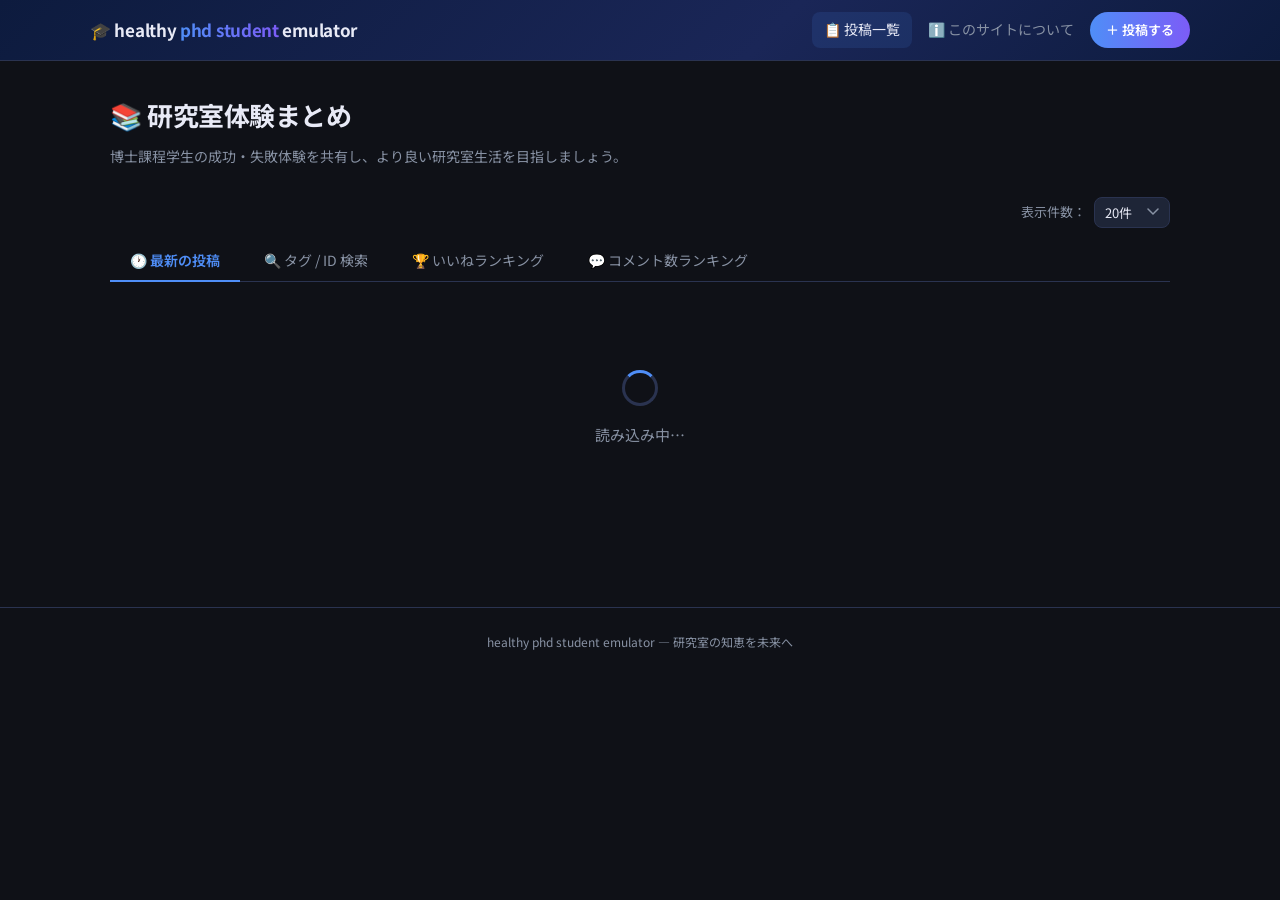
<file: index.html>
<!DOCTYPE html>
<html lang="ja">
<head>
  <meta charset="UTF-8">
  <meta name="viewport" content="width=device-width, initial-scale=1.0">
  <title>healthy phd student emulator</title>
  <meta name="description" content="博士課程学生が研究室生活でやってよかったこと・悪かったことを共有するサイト。5W1H形式で体験談を投稿・閲覧できます。">
  <link rel="stylesheet" href="style.css">
</head>
<body>

<!-- ヘッダー -->
<header class="site-header">
  <div class="header-inner">
    <a href="index.html" class="site-logo">🎓 healthy <span>phd student</span> emulator</a>
    <nav class="site-nav">
      <a href="index.html"  class="nav-link" id="nav-index"><span>📋 </span>投稿一覧</a>
      <a href="about.html"  class="nav-link" id="nav-about"><span>ℹ️ </span>このサイトについて</a>
      <a href="post.html"   class="btn-post-nav nav-link">＋ 投稿する</a>
    </nav>
  </div>
</header>

<!-- メイン -->
<main class="main-content">
  <h1 class="page-title">📚 研究室体験まとめ</h1>
  <p class="page-subtitle">博士課程学生の成功・失敗体験を共有し、より良い研究室生活を目指しましょう。</p>

  <!-- 件数セレクタ -->
  <div class="page-size-bar">
    <label class="page-size-label" for="page-size-select">表示件数：</label>
    <select class="page-size-select" id="page-size-select">
      <option value="10">10件</option>
      <option value="20" selected>20件</option>
      <option value="50">50件</option>
      <option value="100">100件</option>
    </select>
  </div>

  <!-- タブ -->
  <div class="tabs" role="tablist">
    <button class="tab-btn" id="tab-latest"         data-tab="latest"         role="tab">🕐 最新の投稿</button>
    <button class="tab-btn" id="tab-search"         data-tab="search"         role="tab">🔍 タグ / ID 検索</button>
    <button class="tab-btn" id="tab-ranking"        data-tab="ranking"        role="tab">🏆 いいねランキング</button>
    <button class="tab-btn" id="tab-commentRanking" data-tab="commentRanking" role="tab">💬 コメント数ランキング</button>
  </div>

  <!-- 最新投稿パネル -->
  <div class="tab-panel" id="panel-latest" role="tabpanel">
    <div id="latest-posts">
      <div class="loading"><div class="loading-spinner"></div>読み込み中…</div>
    </div>
  </div>

  <!-- タグ検索パネル -->
  <div class="tab-panel" id="panel-search" role="tabpanel">
    <div class="search-bar">
      <input
        type="text"
        class="search-input"
        id="search-input"
        placeholder="タグ検索（例：#論文）または ID 検索（例：id:42）"
        aria-label="タグ検索"
      >
      <button class="btn btn-primary" onclick="doSearch()" id="search-btn">検索</button>
    </div>
    <!-- ソートボタン -->
    <div class="sort-bar">
      <span class="sort-label">並び順：</span>
      <button class="sort-btn active" data-sort="newest" id="sort-newest">🕒 新着順</button>
      <button class="sort-btn" data-sort="likes"  id="sort-likes" >❤️ いいね順</button>
      <button class="sort-btn" data-sort="comments" id="sort-comments">💬 コメント数順</button>
    </div>
    <div id="search-results">
      <div class="empty-state">
        <div class="empty-state-icon">🔍</div>
        タグを入力してEnterキーを押すか、「検索」ボタンをクリックしてください
      </div>
    </div>
  </div>

  <!-- ランキングパネル -->
  <div class="tab-panel" id="panel-ranking" role="tabpanel">
    <div id="ranking-posts">
      <div class="loading"><div class="loading-spinner"></div>読み込み中…</div>
    </div>
  </div>

  <!-- コメント数ランキングパネル -->
  <div class="tab-panel" id="panel-commentRanking" role="tabpanel">
    <div id="comment-ranking-posts">
      <div class="loading"><div class="loading-spinner"></div>読み込み中…</div>
    </div>
  </div>
</main>

<!-- フッター -->
<footer class="site-footer">
  <p>healthy phd student emulator — 研究室の知恵を未来へ</p>
</footer>

<script src="main.js"></script>
</body>
</html>
</file>
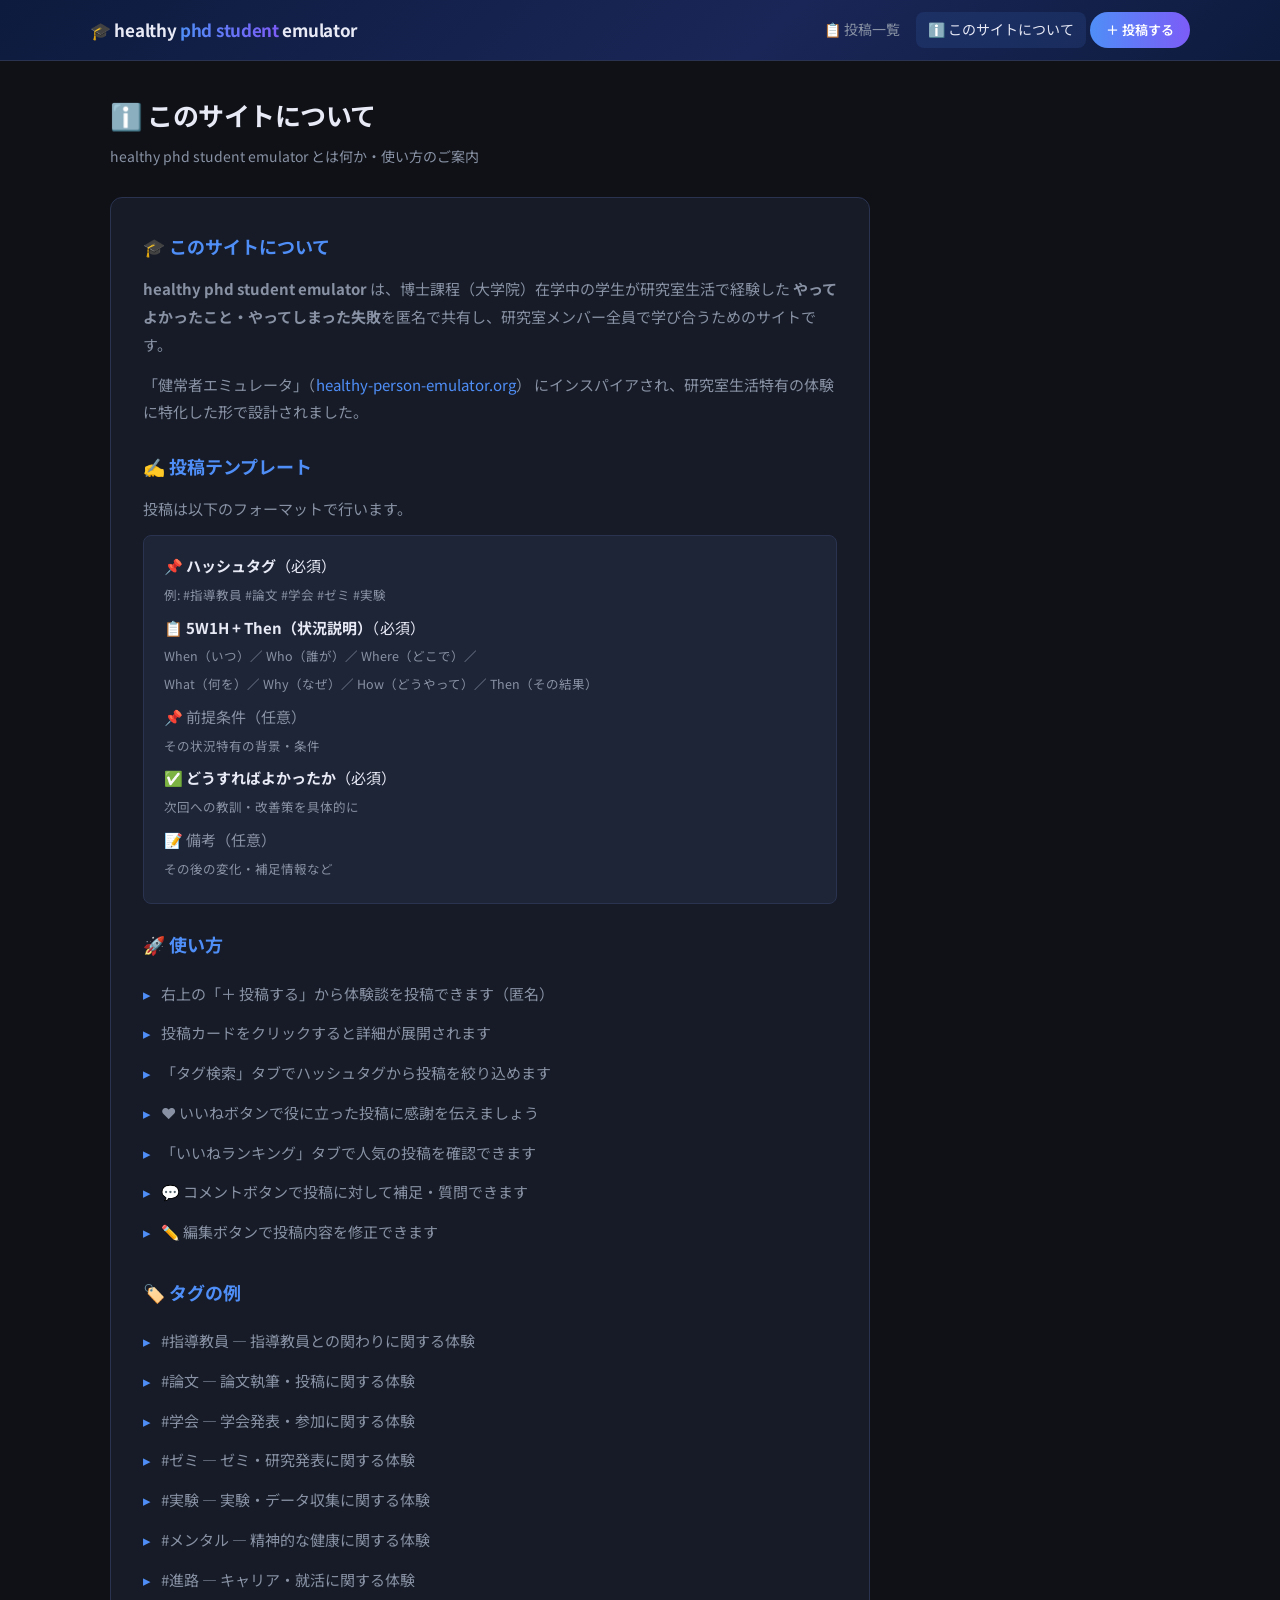
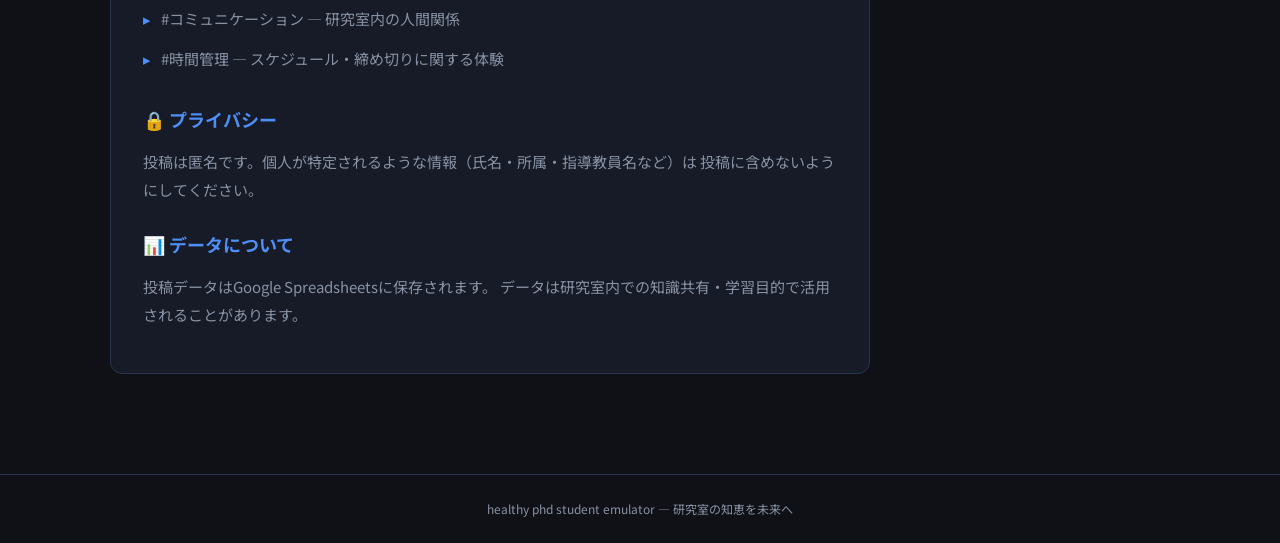
<file: about.html>
<!DOCTYPE html>
<html lang="ja">

<head>
  <meta charset="UTF-8">
  <meta name="viewport" content="width=device-width, initial-scale=1.0">
  <title>このサイトについて — healthy phd student emulator</title>
  <meta name="description" content="healthy phd student emulatorについて。博士課程学生の研究室体験を共有するサイトの説明と使い方。">
  <link rel="stylesheet" href="style.css">
</head>

<body>

  <!-- ヘッダー -->
  <header class="site-header">
    <div class="header-inner">
      <a href="index.html" class="site-logo">🎓 healthy <span>phd student</span> emulator</a>
      <nav class="site-nav">
        <a href="index.html" class="nav-link"><span>📋 </span>投稿一覧</a>
        <a href="about.html" class="nav-link active"><span>ℹ️ </span>このサイトについて</a>
        <a href="post.html" class="btn-post-nav nav-link">＋ 投稿する</a>
      </nav>
    </div>
  </header>

  <!-- メイン -->
  <main class="main-content">
    <h1 class="page-title">ℹ️ このサイトについて</h1>
    <p class="page-subtitle">healthy phd student emulator とは何か・使い方のご案内</p>

    <div class="about-card">

      <h2>🎓 このサイトについて</h2>
      <p>
        <strong>healthy phd student emulator</strong> は、博士課程（大学院）在学中の学生が研究室生活で経験した
        <strong>やってよかったこと・やってしまった失敗</strong>を匿名で共有し、研究室メンバー全員で学び合うためのサイトです。
      </p>
      <p>
        「健常者エミュレータ」（<a href="https://healthy-person-emulator.org" target="_blank"
          rel="noopener">healthy-person-emulator.org</a>）
        にインスパイアされ、研究室生活特有の体験に特化した形で設計されました。
      </p>

      <h2>✍️ 投稿テンプレート</h2>
      <p>投稿は以下のフォーマットで行います。</p>

      <div class="template-box">
        <div class="item-required">📌 <strong>ハッシュタグ</strong>（必須）<br>
          <small style="color:var(--text-sub)">例: #指導教員 #論文 #学会 #ゼミ #実験</small>
        </div>

        <div class="item-required">📋 <strong>5W1H + Then（状況説明）</strong>（必須）<br>
          <small style="color:var(--text-sub)">
            When（いつ）／ Who（誰が）／ Where（どこで）／<br>
            What（何を）／ Why（なぜ）／ How（どうやって）／ Then（その結果）
          </small>
        </div>

        <div class="item-optional">📌 前提条件（任意）<br>
          <small>その状況特有の背景・条件</small>
        </div>

        <div class="item-required">✅ <strong>どうすればよかったか</strong>（必須）<br>
          <small style="color:var(--text-sub)">次回への教訓・改善策を具体的に</small>
        </div>

        <div class="item-optional">📝 備考（任意）<br>
          <small>その後の変化・補足情報など</small>
        </div>
      </div>

      <h2>🚀 使い方</h2>
      <ul>
        <li>右上の「＋ 投稿する」から体験談を投稿できます（匿名）</li>
        <li>投稿カードをクリックすると詳細が展開されます</li>
        <li>「タグ検索」タブでハッシュタグから投稿を絞り込めます</li>
        <li>❤️ いいねボタンで役に立った投稿に感謝を伝えましょう</li>
        <li>「いいねランキング」タブで人気の投稿を確認できます</li>
        <li>💬 コメントボタンで投稿に対して補足・質問できます</li>
        <li>✏️ 編集ボタンで投稿内容を修正できます</li>
      </ul>

      <h2>🏷️ タグの例</h2>
      <ul>
        <li>#指導教員 — 指導教員との関わりに関する体験</li>
        <li>#論文 — 論文執筆・投稿に関する体験</li>
        <li>#学会 — 学会発表・参加に関する体験</li>
        <li>#ゼミ — ゼミ・研究発表に関する体験</li>
        <li>#実験 — 実験・データ収集に関する体験</li>
        <li>#メンタル — 精神的な健康に関する体験</li>
        <li>#進路 — キャリア・就活に関する体験</li>
        <li>#コミュニケーション — 研究室内の人間関係</li>
        <li>#時間管理 — スケジュール・締め切りに関する体験</li>
      </ul>

      <h2>🔒 プライバシー</h2>
      <p>
        投稿は匿名です。個人が特定されるような情報（氏名・所属・指導教員名など）は
        投稿に含めないようにしてください。
      </p>

      <h2>📊 データについて</h2>
      <p>
        投稿データはGoogle Spreadsheetsに保存されます。
        データは研究室内での知識共有・学習目的で活用されることがあります。
      </p>

    </div>
  </main>

  <!-- フッター -->
  <footer class="site-footer">
    <p>healthy phd student emulator — 研究室の知恵を未来へ</p>
  </footer>

  <script src="main.js"></script>
</body>

</html>
</file>
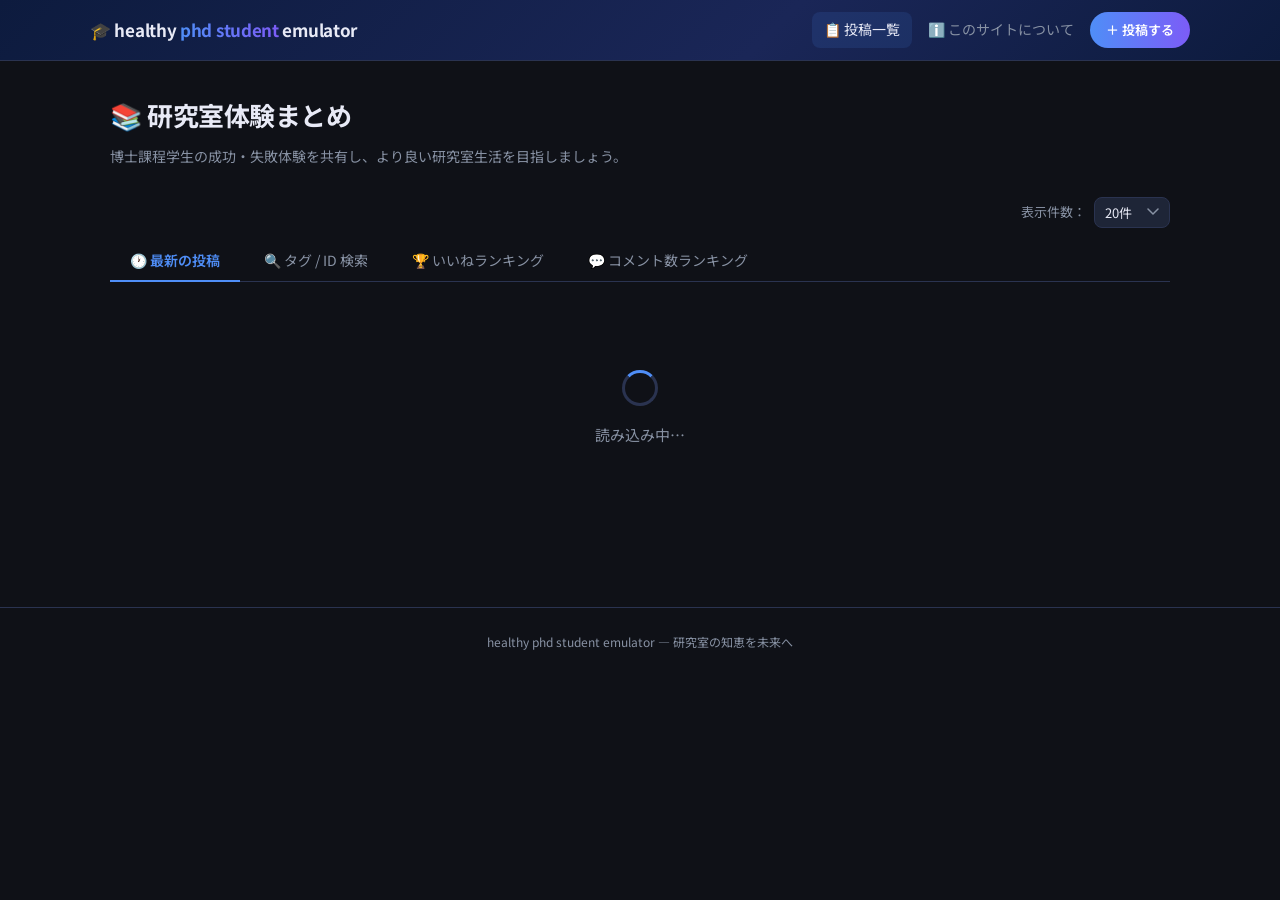
<file: edit.html>
<!DOCTYPE html>
<html lang="ja">
<head>
  <meta charset="UTF-8">
  <meta name="viewport" content="width=device-width, initial-scale=1.0">
  <title>投稿を編集 — healthy phd student emulator</title>
  <link rel="stylesheet" href="style.css">
</head>
<body>

<!-- ヘッダー -->
<header class="site-header">
  <div class="header-inner">
    <a href="index.html" class="site-logo">🎓 healthy <span>phd student</span> emulator</a>
    <nav class="site-nav">
      <a href="index.html" class="nav-link"><span>📋 </span>投稿一覧</a>
      <a href="about.html" class="nav-link"><span>ℹ️ </span>このサイトについて</a>
      <a href="post.html"  class="btn-post-nav nav-link">＋ 投稿する</a>
    </nav>
  </div>
</header>

<!-- メイン -->
<main class="main-content">
  <h1 class="page-title">✏️ 投稿を編集</h1>
  <p class="page-subtitle">内容を修正して保存してください。</p>

  <div class="form-card">
    <form id="edit-form" novalidate>
      <input type="hidden" id="edit-id">

      <!-- ── タイトル ── -->
      <div class="form-section-title">📝 タイトル</div>
      <div class="form-group">
        <label class="form-label" for="title">タイトル <span class="required">必須</span></label>
        <input type="text" class="form-input" id="title" name="title"
          placeholder="例: ゼミでスライドを用意しなかった結果…" required>
        <div class="form-hint">投稿の内容を一言で表すタイトルをつけてください</div>
      </div>

      <!-- ── ハッシュタグ ── -->
      <div class="form-section-title">🏷️ ハッシュタグ</div>
      <div class="form-group">
        <label class="form-label" for="tags">
          ハッシュタグ <span class="required">必須</span>
        </label>
        <input type="text" class="form-input" id="tags" name="tags"
          placeholder="例: #指導教員 #論文 #実験失敗" required>
        <div class="form-hint">スペース区切りで複数入力できます</div>
      </div>

      <!-- ── 5W1H + Then ── -->
      <div class="form-section-title">📋 5W1H + Then（状況説明） <span style="font-weight:400;font-size:12px;color:var(--text-sub)">（任意）</span></div>

      <div class="w5h1-form-grid">
        <div class="form-group">
          <label class="form-label" for="when">When（いつ） <span class="optional">任意</span></label>
          <input type="text" class="form-input" id="when" name="when">
        </div>
        <div class="form-group">
          <label class="form-label" for="who">Who（誰が） <span class="optional">任意</span></label>
          <input type="text" class="form-input" id="who" name="who">
        </div>
        <div class="form-group">
          <label class="form-label" for="where">Where（どこで） <span class="optional">任意</span></label>
          <input type="text" class="form-input" id="where" name="where">
        </div>
        <div class="form-group">
          <label class="form-label" for="what">What（何を） <span class="optional">任意</span></label>
          <input type="text" class="form-input" id="what" name="what">
        </div>
        <div class="form-group">
          <label class="form-label" for="why">Why（なぜ） <span class="optional">任意</span></label>
          <input type="text" class="form-input" id="why" name="why">
        </div>
        <div class="form-group">
          <label class="form-label" for="how">How（どうやって） <span class="optional">任意</span></label>
          <input type="text" class="form-input" id="how" name="how">
        </div>
      </div>

      <div class="form-group">
        <label class="form-label" for="then">Then（その結果） <span class="optional">任意</span></label>
        <textarea class="form-textarea" id="then" name="then"></textarea>
      </div>

      <!-- ── 前提条件（任意） ── -->
      <div class="form-section-title">📌 前提条件 <span style="font-weight:400;font-size:12px;color:var(--text-sub)">（任意）</span></div>
      <div class="form-group">
        <label class="form-label" for="prerequisites">前提条件 <span class="optional">任意</span></label>
        <textarea class="form-textarea" id="prerequisites" name="prerequisites"></textarea>
      </div>

      <!-- ── どうすればよかったか ── -->
      <div class="form-section-title">✅ どうすればよかったか</div>
      <div class="form-group">
        <label class="form-label" for="whatToDo">どうすればよかったか <span class="required">必須</span></label>
        <textarea class="form-textarea" id="whatToDo" name="whatToDo" required style="min-height:100px"></textarea>
      </div>

      <!-- ── 備考（任意） ── -->
      <div class="form-section-title">📝 備考 <span style="font-weight:400;font-size:12px;color:var(--text-sub)">（任意）</span></div>
      <div class="form-group">
        <label class="form-label" for="notes">備考 <span class="optional">任意</span></label>
        <textarea class="form-textarea" id="notes" name="notes"></textarea>
      </div>

      <!-- ── ボタン ── -->
      <div class="form-actions">
        <button type="submit" class="btn btn-primary">保存する ✅</button>
        <a href="index.html" class="btn btn-outline">キャンセル</a>
      </div>

    </form>
  </div>
</main>

<!-- フッター -->
<footer class="site-footer">
  <p>healthy phd student emulator — 研究室の知恵を未来へ</p>
</footer>

<script src="main.js"></script>
</body>
</html>
</file>
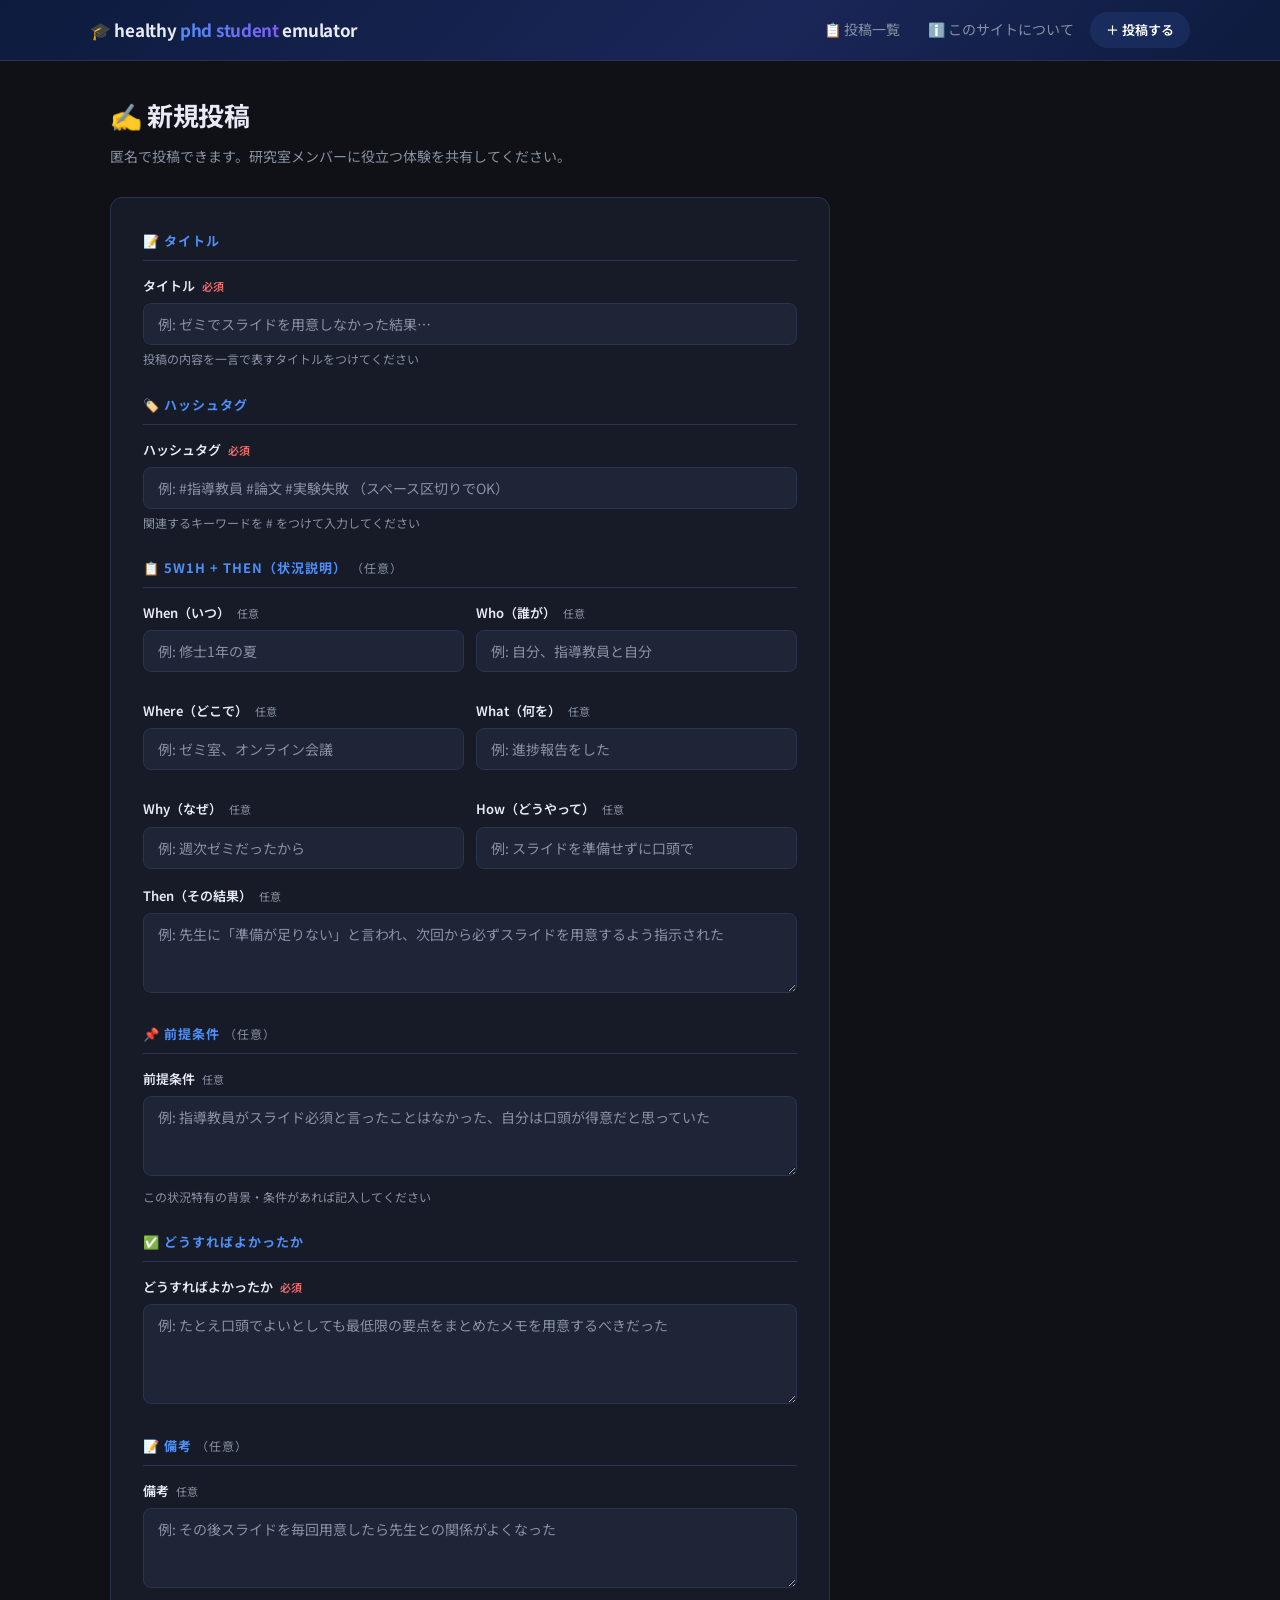
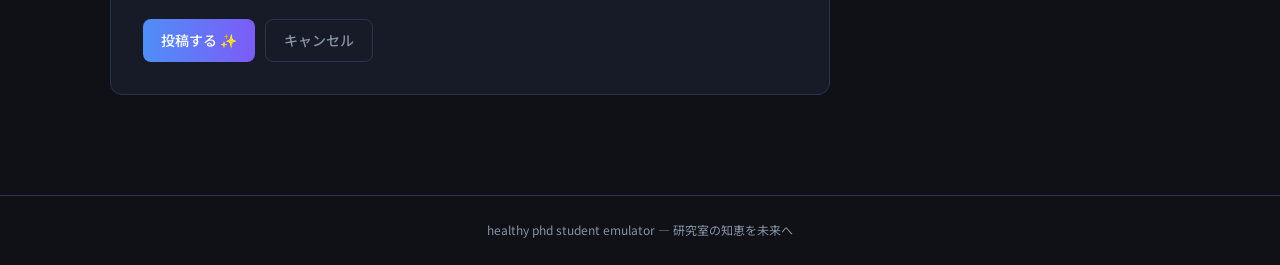
<file: post.html>
<!DOCTYPE html>
<html lang="ja">
<head>
  <meta charset="UTF-8">
  <meta name="viewport" content="width=device-width, initial-scale=1.0">
  <title>新規投稿 — healthy phd student emulator</title>
  <meta name="description" content="研究室生活の体験談を投稿する。5W1H形式で成功・失敗体験を記録しましょう。">
  <link rel="stylesheet" href="style.css">
</head>
<body>

<!-- ヘッダー -->
<header class="site-header">
  <div class="header-inner">
    <a href="index.html" class="site-logo">🎓 healthy <span>phd student</span> emulator</a>
    <nav class="site-nav">
      <a href="index.html" class="nav-link"><span>📋 </span>投稿一覧</a>
      <a href="about.html" class="nav-link"><span>ℹ️ </span>このサイトについて</a>
      <a href="post.html"  class="btn-post-nav nav-link">＋ 投稿する</a>
    </nav>
  </div>
</header>

<!-- メイン -->
<main class="main-content">
  <h1 class="page-title">✍️ 新規投稿</h1>
  <p class="page-subtitle">匿名で投稿できます。研究室メンバーに役立つ体験を共有してください。</p>

  <div class="form-card">
    <form id="post-form" novalidate>

      <!-- ── タイトル ── -->
      <div class="form-section-title">📝 タイトル</div>
      <div class="form-group">
        <label class="form-label" for="title">
          タイトル <span class="required">必須</span>
        </label>
        <input
          type="text"
          class="form-input"
          id="title"
          name="title"
          placeholder="例: ゼミでスライドを用意しなかった結果…"
          required
        >
        <div class="form-hint">投稿の内容を一言で表すタイトルをつけてください</div>
      </div>

      <!-- ── ハッシュタグ ── -->
      <div class="form-section-title">🏷️ ハッシュタグ</div>
      <div class="form-group">
        <label class="form-label" for="tags">
          ハッシュタグ <span class="required">必須</span>
        </label>
        <input
          type="text"
          class="form-input"
          id="tags"
          name="tags"
          placeholder="例: #指導教員 #論文 #実験失敗 （スペース区切りでOK）"
          required
        >
        <div class="form-hint">関連するキーワードを # をつけて入力してください</div>
      </div>

      <!-- ── 5W1H + Then ── -->
      <div class="form-section-title">📋 5W1H + Then（状況説明） <span style="font-weight:400;font-size:12px;color:var(--text-sub)">（任意）</span></div>

      <div class="w5h1-form-grid">
        <div class="form-group">
          <label class="form-label" for="when">
            When（いつ） <span class="optional">任意</span>
          </label>
          <input type="text" class="form-input" id="when" name="when"
            placeholder="例: 修士1年の夏">
        </div>

        <div class="form-group">
          <label class="form-label" for="who">
            Who（誰が） <span class="optional">任意</span>
          </label>
          <input type="text" class="form-input" id="who" name="who"
            placeholder="例: 自分、指導教員と自分">
        </div>

        <div class="form-group">
          <label class="form-label" for="where">
            Where（どこで） <span class="optional">任意</span>
          </label>
          <input type="text" class="form-input" id="where" name="where"
            placeholder="例: ゼミ室、オンライン会議">
        </div>

        <div class="form-group">
          <label class="form-label" for="what">
            What（何を） <span class="optional">任意</span>
          </label>
          <input type="text" class="form-input" id="what" name="what"
            placeholder="例: 進捗報告をした">
        </div>

        <div class="form-group">
          <label class="form-label" for="why">
            Why（なぜ） <span class="optional">任意</span>
          </label>
          <input type="text" class="form-input" id="why" name="why"
            placeholder="例: 週次ゼミだったから">
        </div>

        <div class="form-group">
          <label class="form-label" for="how">
            How（どうやって） <span class="optional">任意</span>
          </label>
          <input type="text" class="form-input" id="how" name="how"
            placeholder="例: スライドを準備せずに口頭で">
        </div>
      </div>

      <div class="form-group">
        <label class="form-label" for="then">
          Then（その結果） <span class="optional">任意</span>
        </label>
        <textarea class="form-textarea" id="then" name="then"
          placeholder="例: 先生に「準備が足りない」と言われ、次回から必ずスライドを用意するよう指示された"></textarea>
      </div>

      <!-- ── 前提条件（任意） ── -->
      <div class="form-section-title">📌 前提条件 <span style="font-weight:400;font-size:12px;color:var(--text-sub)">（任意）</span></div>
      <div class="form-group">
        <label class="form-label" for="prerequisites">
          前提条件 <span class="optional">任意</span>
        </label>
        <textarea class="form-textarea" id="prerequisites" name="prerequisites"
          placeholder="例: 指導教員がスライド必須と言ったことはなかった、自分は口頭が得意だと思っていた"></textarea>
        <div class="form-hint">この状況特有の背景・条件があれば記入してください</div>
      </div>

      <!-- ── どうすればよかったか ── -->
      <div class="form-section-title">✅ どうすればよかったか</div>
      <div class="form-group">
        <label class="form-label" for="whatToDo">
          どうすればよかったか <span class="required">必須</span>
        </label>
        <textarea class="form-textarea" id="whatToDo" name="whatToDo"
          placeholder="例: たとえ口頭でよいとしても最低限の要点をまとめたメモを用意するべきだった" required style="min-height:100px"></textarea>
      </div>

      <!-- ── 備考（任意） ── -->
      <div class="form-section-title">📝 備考 <span style="font-weight:400;font-size:12px;color:var(--text-sub)">（任意）</span></div>
      <div class="form-group">
        <label class="form-label" for="notes">
          備考 <span class="optional">任意</span>
        </label>
        <textarea class="form-textarea" id="notes" name="notes"
          placeholder="例: その後スライドを毎回用意したら先生との関係がよくなった"></textarea>
      </div>

      <!-- ── 送信ボタン ── -->
      <div class="form-actions">
        <button type="submit" class="btn btn-primary" id="submit-btn">
          投稿する ✨
        </button>
        <a href="index.html" class="btn btn-outline">キャンセル</a>
      </div>

    </form>
  </div>
</main>

<!-- フッター -->
<footer class="site-footer">
  <p>healthy phd student emulator — 研究室の知恵を未来へ</p>
</footer>

<script src="main.js"></script>
</body>
</html>
</file>
<file: style.css>
/* ================================================
   healthy-phd-student-emulator - style.css
   ================================================ */

@import url('https://fonts.googleapis.com/css2?family=Noto+Sans+JP:wght@300;400;500;700&family=Inter:wght@400;600;700&display=swap');

/* ── CSS変数 ── */
:root {
  --bg: #0f1117;
  --bg2: #161b27;
  --bg3: #1e2537;
  --border: #2a3350;
  --accent: #4f8ef7;
  --accent2: #7c5cf7;
  --success: #3ecf8e;
  --warn: #f7a94f;
  --danger: #f76f6f;
  --text: #e8eaf6;
  --text-sub: #8892a4;
  --card-shadow: 0 4px 24px rgba(0, 0, 0, 0.35);
  --radius: 12px;
  --radius-sm: 8px;
  --transition: 0.2s ease;
}

/* ── リセット ── */
*,
*::before,
*::after {
  box-sizing: border-box;
  margin: 0;
  padding: 0;
}

html {
  scroll-behavior: smooth;
}

body {
  background: var(--bg);
  color: var(--text);
  font-family: 'Noto Sans JP', 'Inter', sans-serif;
  font-size: 15px;
  line-height: 1.7;
  min-height: 100vh;
}

a {
  color: var(--accent);
  text-decoration: none;
  transition: opacity var(--transition);
}

a:hover {
  opacity: 0.8;
}

img {
  max-width: 100%;
}

/* ── ヘッダー ── */
.site-header {
  background: linear-gradient(135deg, #0d1b3e 0%, #1a2657 60%, #0d1b3e 100%);
  border-bottom: 1px solid var(--border);
  padding: 0 24px;
  position: sticky;
  top: 0;
  z-index: 100;
  backdrop-filter: blur(8px);
}

.header-inner {
  max-width: 1100px;
  margin: 0 auto;
  display: flex;
  align-items: center;
  justify-content: space-between;
  height: 60px;
  gap: 16px;
}

.site-logo {
  font-size: 17px;
  font-weight: 700;
  color: var(--text);
  letter-spacing: -0.3px;
  white-space: nowrap;
}

.site-logo span {
  background: linear-gradient(90deg, var(--accent), var(--accent2));
  -webkit-background-clip: text;
  -webkit-text-fill-color: transparent;
  background-clip: text;
}

.site-nav {
  display: flex;
  gap: 4px;
  align-items: center;
}

.nav-link {
  color: var(--text-sub);
  font-size: 14px;
  padding: 6px 12px;
  border-radius: var(--radius-sm);
  transition: all var(--transition);
}

.nav-link:hover,
.nav-link.active {
  color: var(--text);
  background: rgba(79, 142, 247, 0.12);
}

.btn-post-nav {
  background: linear-gradient(90deg, var(--accent), var(--accent2));
  color: #fff !important;
  font-weight: 600;
  padding: 7px 16px;
  border-radius: 20px;
  font-size: 13px;
  transition: all var(--transition);
}

.btn-post-nav:hover {
  opacity: 1;
  transform: translateY(-1px);
  box-shadow: 0 4px 16px rgba(79, 142, 247, 0.4);
}

/* ── メインコンテンツ ── */
.main-content {
  max-width: 1100px;
  margin: 0 auto;
  padding: 32px 20px 60px;
}

/* ── ページタイトル ── */
.page-title {
  font-size: 26px;
  font-weight: 700;
  margin-bottom: 8px;
  letter-spacing: -0.5px;
}

.page-subtitle {
  color: var(--text-sub);
  font-size: 14px;
  margin-bottom: 28px;
}

/* ── タブ ── */
.tabs {
  display: flex;
  gap: 4px;
  border-bottom: 1px solid var(--border);
  margin-bottom: 28px;
}

.tab-btn {
  padding: 10px 20px;
  border: none;
  background: none;
  color: var(--text-sub);
  font-size: 14px;
  font-family: inherit;
  cursor: pointer;
  border-bottom: 2px solid transparent;
  transition: all var(--transition);
  margin-bottom: -1px;
}

.tab-btn:hover {
  color: var(--text);
}

.tab-btn.active {
  color: var(--accent);
  border-bottom-color: var(--accent);
  font-weight: 600;
}

.tab-panel {
  display: none;
}

.tab-panel.active {
  display: block;
}

/* ── 検索バー ── */
.search-bar {
  display: flex;
  gap: 10px;
  margin-bottom: 12px;
}

/* ── 検索ソートバー ── */
.sort-bar {
  display: flex;
  align-items: center;
  gap: 8px;
  margin-bottom: 20px;
  flex-wrap: wrap;
}

.sort-label {
  font-size: 13px;
  color: var(--text-sub);
  white-space: nowrap;
}

.sort-btn {
  padding: 5px 14px;
  border-radius: 20px;
  border: 1px solid var(--border);
  background: transparent;
  color: var(--text-sub);
  font-family: inherit;
  font-size: 13px;
  cursor: pointer;
  transition: all var(--transition);
}

.sort-btn:hover {
  border-color: var(--accent);
  color: var(--accent);
}

.sort-btn.active {
  background: linear-gradient(90deg, var(--accent), var(--accent2));
  border-color: transparent;
  color: #fff;
  font-weight: 600;
}

.search-input {
  flex: 1;
  background: var(--bg3);
  border: 1px solid var(--border);
  border-radius: var(--radius-sm);
  color: var(--text);
  font-family: inherit;
  font-size: 14px;
  padding: 10px 16px;
  transition: border-color var(--transition);
  outline: none;
}

.search-input::placeholder {
  color: var(--text-sub);
}

.search-input:focus {
  border-color: var(--accent);
}

/* ── ボタン ── */
.btn {
  display: inline-flex;
  align-items: center;
  gap: 6px;
  padding: 9px 18px;
  border-radius: var(--radius-sm);
  border: none;
  font-family: inherit;
  font-size: 14px;
  font-weight: 500;
  cursor: pointer;
  transition: all var(--transition);
  text-decoration: none;
}

.btn-primary {
  background: linear-gradient(90deg, var(--accent), var(--accent2));
  color: #fff;
}

.btn-primary:hover {
  transform: translateY(-1px);
  box-shadow: 0 6px 20px rgba(79, 142, 247, 0.4);
  color: #fff;
  opacity: 1;
}

.btn-outline {
  background: transparent;
  border: 1px solid var(--border);
  color: var(--text-sub);
}

.btn-outline:hover {
  border-color: var(--accent);
  color: var(--accent);
}

.btn-sm {
  padding: 5px 12px;
  font-size: 13px;
}

.btn-danger {
  background: transparent;
  border: 1px solid var(--danger);
  color: var(--danger);
}

.btn-danger:hover {
  background: rgba(247, 111, 111, 0.1);
}

/* ── 投稿カード ── */
.posts-grid {
  display: flex;
  flex-direction: column;
  gap: 16px;
}

.post-card {
  background: var(--bg2);
  border: 1px solid var(--border);
  border-radius: var(--radius);
  padding: 22px 24px;
  transition: all var(--transition);
  cursor: pointer;
  position: relative;
}

.post-card:hover {
  border-color: rgba(79, 142, 247, 0.4);
  box-shadow: var(--card-shadow);
  transform: translateY(-2px);
}

/* ランキングカード */
.post-card.rank-1 {
  border-left: 3px solid #ffd700;
}

.post-card.rank-2 {
  border-left: 3px solid #c0c0c0;
}

.post-card.rank-3 {
  border-left: 3px solid #cd7f32;
}

.rank-badge {
  display: inline-flex;
  align-items: center;
  justify-content: center;
  width: 28px;
  height: 28px;
  border-radius: 50%;
  font-size: 13px;
  font-weight: 700;
  margin-right: 10px;
  flex-shrink: 0;
}

.rank-badge.rank-1 {
  background: #ffd700;
  color: #333;
}

.rank-badge.rank-2 {
  background: #c0c0c0;
  color: #333;
}

.rank-badge.rank-3 {
  background: #cd7f32;
  color: #fff;
}

.rank-badge.rank-other {
  background: var(--bg3);
  color: var(--text-sub);
  font-size: 12px;
}

.card-header {
  display: flex;
  align-items: flex-start;
  gap: 12px;
  margin-bottom: 14px;
}

.card-header-text {
  flex: 1;
  min-width: 0;
}

.card-title {
  font-size: 16px;
  font-weight: 700;
  color: var(--text);
  margin-bottom: 8px;
  line-height: 1.4;
  letter-spacing: 0.01em;
}

.card-tags {
  display: flex;
  flex-wrap: wrap;
  gap: 6px;
  margin-bottom: 8px;
}

.tag {
  display: inline-block;
  background: rgba(79, 142, 247, 0.12);
  color: var(--accent);
  border: 1px solid rgba(79, 142, 247, 0.25);
  border-radius: 20px;
  padding: 2px 10px;
  font-size: 12px;
  cursor: pointer;
  transition: all var(--transition);
}

.tag:hover {
  background: rgba(79, 142, 247, 0.22);
}

.card-meta {
  font-size: 12px;
  color: var(--text-sub);
}

/* ── 5W1H セクション ── */
.detail-section {
  margin-bottom: 16px;
}

.section-label {
  font-size: 11px;
  font-weight: 700;
  text-transform: uppercase;
  letter-spacing: 1px;
  color: var(--text-sub);
  margin-bottom: 8px;
}

.w5h1-grid {
  display: grid;
  grid-template-columns: repeat(auto-fill, minmax(160px, 1fr));
  gap: 8px;
}

.w5h1-item {
  background: var(--bg3);
  border-radius: var(--radius-sm);
  padding: 10px 12px;
}

.w5h1-label {
  font-size: 11px;
  color: var(--accent2);
  font-weight: 700;
  margin-bottom: 4px;
}

.w5h1-value {
  font-size: 13px;
  color: var(--text);
}

.what-to-do-box {
  background: rgba(62, 207, 142, 0.08);
  border: 1px solid rgba(62, 207, 142, 0.25);
  border-radius: var(--radius-sm);
  padding: 14px 16px;
  font-size: 14px;
  color: var(--success);
}

.prerequisites-box,
.notes-box {
  background: var(--bg3);
  border-radius: var(--radius-sm);
  padding: 12px 14px;
  font-size: 13px;
  color: var(--text-sub);
}

/* 折りたたみ */
.post-preview {
  font-size: 14px;
  color: var(--text-sub);
  margin-bottom: 12px;
  display: -webkit-box;
  -webkit-line-clamp: 2;
  -webkit-box-orient: vertical;
  overflow: hidden;
}

.post-detail {
  display: none;
}

.post-card.expanded .post-detail {
  display: block;
}

.post-card.expanded .post-preview {
  display: none;
}

/* ── フッター（カード下） ── */
.card-footer {
  display: flex;
  align-items: center;
  justify-content: space-between;
  margin-top: 16px;
  padding-top: 14px;
  border-top: 1px solid var(--border);
  flex-wrap: wrap;
  gap: 8px;
}

.card-actions {
  display: flex;
  align-items: center;
  gap: 8px;
}

.card-edit-actions {
  display: flex;
  align-items: center;
  gap: 6px;
}

/* 削除ボタン */
.btn-danger {
  background: transparent;
  border: 1px solid var(--danger);
  border-radius: var(--radius-sm);
  color: var(--danger);
  font-family: inherit;
  font-size: 12px;
  padding: 5px 12px;
  cursor: pointer;
  transition: all var(--transition);
}

.btn-danger:hover {
  background: rgba(247, 111, 111, 0.15);
  border-color: var(--danger);
}

/* いいねボタン */
.like-btn {
  display: inline-flex;
  align-items: center;
  gap: 6px;
  background: transparent;
  border: 1px solid var(--border);
  border-radius: 20px;
  color: var(--text-sub);
  font-family: inherit;
  font-size: 13px;
  padding: 5px 14px;
  cursor: pointer;
  transition: all var(--transition);
}

.like-btn:hover,
.like-btn.liked {
  background: rgba(247, 111, 111, 0.1);
  border-color: var(--danger);
  color: var(--danger);
}

.like-btn.liked {
  font-weight: 600;
}

/* コメント展開ボタン */
.comment-toggle-btn {
  display: inline-flex;
  align-items: center;
  gap: 6px;
  background: transparent;
  border: 1px solid var(--border);
  border-radius: 20px;
  color: var(--text-sub);
  font-family: inherit;
  font-size: 13px;
  padding: 5px 14px;
  cursor: pointer;
  transition: all var(--transition);
}

.comment-toggle-btn:hover {
  border-color: var(--accent);
  color: var(--accent);
}

/* ── コメント ── */
.comments-section {
  margin-top: 16px;
  border-top: 1px dashed var(--border);
  padding-top: 14px;
}

.comment-list {
  display: flex;
  flex-direction: column;
  gap: 10px;
  margin-bottom: 12px;
}

.comment-item {
  background: var(--bg3);
  border-radius: var(--radius-sm);
  padding: 10px 14px;
}

.comment-author {
  font-size: 12px;
  color: var(--accent);
  font-weight: 600;
  margin-bottom: 4px;
}

.comment-date {
  font-size: 11px;
  color: var(--text-sub);
  margin-left: 8px;
}

.comment-body {
  font-size: 13px;
}

.comment-form {
  display: flex;
  gap: 8px;
  flex-wrap: wrap;
}

.comment-author-input,
.comment-body-input {
  background: var(--bg3);
  border: 1px solid var(--border);
  border-radius: var(--radius-sm);
  color: var(--text);
  font-family: inherit;
  font-size: 13px;
  padding: 8px 12px;
  outline: none;
  transition: border-color var(--transition);
}

.comment-author-input {
  width: 140px;
}

.comment-body-input {
  flex: 1;
  min-width: 200px;
}

.comment-author-input:focus,
.comment-body-input:focus {
  border-color: var(--accent);
}

/* ── フォーム ── */
.form-card {
  background: var(--bg2);
  border: 1px solid var(--border);
  border-radius: var(--radius);
  padding: 32px;
  max-width: 720px;
}

.form-section-title {
  font-size: 13px;
  font-weight: 700;
  color: var(--accent);
  text-transform: uppercase;
  letter-spacing: 1px;
  margin: 24px 0 14px;
  padding-bottom: 8px;
  border-bottom: 1px solid var(--border);
}

.form-section-title:first-child {
  margin-top: 0;
}

.form-group {
  margin-bottom: 16px;
}

.form-label {
  display: block;
  font-size: 13px;
  font-weight: 600;
  margin-bottom: 6px;
  color: var(--text);
}

.form-label .required {
  color: var(--danger);
  margin-left: 4px;
  font-size: 11px;
}

.form-label .optional {
  color: var(--text-sub);
  font-size: 11px;
  font-weight: 400;
  margin-left: 4px;
}

.form-input,
.form-textarea {
  width: 100%;
  background: var(--bg3);
  border: 1px solid var(--border);
  border-radius: var(--radius-sm);
  color: var(--text);
  font-family: inherit;
  font-size: 14px;
  padding: 10px 14px;
  outline: none;
  transition: border-color var(--transition);
}

.form-input::placeholder,
.form-textarea::placeholder {
  color: var(--text-sub);
}

.form-input:focus,
.form-textarea:focus {
  border-color: var(--accent);
}

.form-textarea {
  resize: vertical;
  min-height: 80px;
}

.form-hint {
  font-size: 12px;
  color: var(--text-sub);
  margin-top: 4px;
}

.w5h1-form-grid {
  display: grid;
  grid-template-columns: 1fr 1fr;
  gap: 12px;
}

.form-actions {
  display: flex;
  gap: 10px;
  margin-top: 24px;
}

/* ── About ページ ── */
.about-card {
  background: var(--bg2);
  border: 1px solid var(--border);
  border-radius: var(--radius);
  padding: 32px;
  max-width: 760px;
  line-height: 1.85;
}

.about-card h2 {
  font-size: 18px;
  font-weight: 700;
  margin: 24px 0 12px;
  color: var(--accent);
}

.about-card h2:first-child {
  margin-top: 0;
}

.about-card p {
  margin-bottom: 12px;
  color: var(--text-sub);
}

.about-card ul {
  list-style: none;
  margin-bottom: 12px;
}

.about-card ul li {
  padding: 6px 0;
  color: var(--text-sub);
  padding-left: 18px;
  position: relative;
}

.about-card ul li::before {
  content: '▸';
  position: absolute;
  left: 0;
  color: var(--accent);
}

.template-box {
  background: var(--bg3);
  border-radius: var(--radius-sm);
  border: 1px solid var(--border);
  padding: 16px 20px;
  margin: 12px 0;
}

.template-box .item-required {
  color: var(--text);
  margin-bottom: 6px;
}

.template-box .item-optional {
  color: var(--text-sub);
  margin-bottom: 6px;
}

/* ── ランキング番号 ── */
.ranking-number {
  display: flex;
  align-items: center;
  gap: 8px;
  margin-bottom: 12px;
}

/* ── ローディング・空状態 ── */
.loading {
  text-align: center;
  padding: 60px 20px;
  color: var(--text-sub);
}

.loading-spinner {
  width: 36px;
  height: 36px;
  border: 3px solid var(--border);
  border-top-color: var(--accent);
  border-radius: 50%;
  margin: 0 auto 16px;
  animation: spin 0.8s linear infinite;
}

@keyframes spin {
  to {
    transform: rotate(360deg);
  }
}

.empty-state {
  text-align: center;
  padding: 60px 20px;
  color: var(--text-sub);
}

.empty-state-icon {
  font-size: 48px;
  margin-bottom: 12px;
}

/* ── トースト通知 ── */
.toast {
  position: fixed;
  bottom: 24px;
  right: 24px;
  background: var(--bg3);
  border: 1px solid var(--border);
  border-radius: var(--radius-sm);
  padding: 12px 20px;
  font-size: 14px;
  z-index: 9999;
  opacity: 0;
  transform: translateY(12px);
  transition: all 0.3s ease;
  pointer-events: none;
  max-width: 320px;
}

.toast.show {
  opacity: 1;
  transform: translateY(0);
}

.toast.success {
  border-left: 3px solid var(--success);
}

.toast.error {
  border-left: 3px solid var(--danger);
}

/* ── フッター ── */
.site-footer {
  text-align: center;
  padding: 24px;
  color: var(--text-sub);
  font-size: 12px;
  border-top: 1px solid var(--border);
  margin-top: 40px;
}

/* ── レスポンシブ ── */
@media (max-width: 640px) {
  .site-logo {
    font-size: 14px;
  }

  .nav-link span {
    display: none;
  }

  .w5h1-form-grid {
    grid-template-columns: 1fr;
  }

  .form-card {
    padding: 20px;
  }

  .post-card {
    padding: 16px;
  }

  .w5h1-grid {
    grid-template-columns: 1fr 1fr;
  }

  .tabs {
    overflow-x: auto;
  }
}

/* ── フェードイン アニメーション ── */
@keyframes fadeInUp {
  from {
    opacity: 0;
    transform: translateY(16px);
  }

  to {
    opacity: 1;
    transform: translateY(0);
  }
}

.post-card {
  animation: fadeInUp 0.3s ease both;
}

.post-card:nth-child(1) {
  animation-delay: 0.04s;
}

.post-card:nth-child(2) {
  animation-delay: 0.08s;
}

.post-card:nth-child(3) {
  animation-delay: 0.12s;
}

.post-card:nth-child(4) {
  animation-delay: 0.16s;
}

.post-card:nth-child(5) {
  animation-delay: 0.20s;
}

/* ── 件数セレクタ ── */
.page-size-bar {
  display: flex;
  align-items: center;
  justify-content: flex-end;
  gap: 8px;
  margin-bottom: 12px;
}

.page-size-label {
  font-size: 13px;
  color: var(--text-sub);
}

.page-size-select {
  background: var(--bg3);
  border: 1px solid var(--border);
  border-radius: var(--radius-sm);
  color: var(--text);
  font-family: inherit;
  font-size: 13px;
  padding: 5px 10px;
  cursor: pointer;
  outline: none;
  transition: border-color var(--transition);
  appearance: none;
  -webkit-appearance: none;
  background-image: url("data:image/svg+xml,%3Csvg xmlns='http://www.w3.org/2000/svg' width='12' height='8' viewBox='0 0 12 8'%3E%3Cpath d='M1 1l5 5 5-5' stroke='%238892a4' stroke-width='1.5' fill='none' stroke-linecap='round'/%3E%3C/svg%3E");
  background-repeat: no-repeat;
  background-position: right 10px center;
  padding-right: 30px;
}

.page-size-select:hover,
.page-size-select:focus {
  border-color: var(--accent);
}

/* ── ページネーション ── */
.pagination {
  display: flex;
  align-items: center;
  justify-content: space-between;
  flex-wrap: wrap;
  gap: 12px;
  margin-top: 24px;
  padding: 16px 4px;
  border-top: 1px solid var(--border);
}

.pagination-info {
  font-size: 13px;
  color: var(--text-sub);
  white-space: nowrap;
}

.pagination-btns {
  display: flex;
  align-items: center;
  gap: 4px;
  flex-wrap: wrap;
}

.page-btn {
  display: inline-flex;
  align-items: center;
  justify-content: center;
  min-width: 36px;
  height: 36px;
  padding: 0 8px;
  border: 1px solid var(--border);
  border-radius: var(--radius-sm);
  background: var(--bg3);
  color: var(--text-sub);
  font-family: inherit;
  font-size: 13px;
  cursor: pointer;
  transition: all var(--transition);
  user-select: none;
}

.page-btn:hover:not(:disabled) {
  border-color: var(--accent);
  color: var(--accent);
  background: rgba(79, 142, 247, 0.08);
}

.page-btn.active {
  background: linear-gradient(90deg, var(--accent), var(--accent2));
  border-color: transparent;
  color: #fff;
  font-weight: 700;
  box-shadow: 0 2px 10px rgba(79, 142, 247, 0.4);
}

.page-btn:disabled {
  opacity: 0.3;
  cursor: not-allowed;
}

.page-btn.page-nav {
  font-size: 12px;
  font-weight: 700;
}

.page-ellipsis {
  display: inline-flex;
  align-items: center;
  justify-content: center;
  width: 28px;
  height: 36px;
  color: var(--text-sub);
  font-size: 13px;
  user-select: none;
}

/* ── レスポンシブ（ページネーション） ── */
@media (max-width: 640px) {
  .pagination {
    flex-direction: column;
    align-items: center;
    gap: 10px;
  }

  .page-btn {
    min-width: 32px;
    height: 32px;
    font-size: 12px;
  }

  .page-size-bar {
    justify-content: flex-start;
  }
}

/* ── 投稿 ID バッジ ── */
.post-id-badge {
  display: inline-block;
  margin-left: 8px;
  padding: 1px 7px;
  background: rgba(79, 142, 247, 0.12);
  border: 1px solid rgba(79, 142, 247, 0.3);
  border-radius: 4px;
  font-size: 11px;
  font-family: 'Inter', monospace;
  color: var(--accent);
  letter-spacing: 0.02em;
  cursor: pointer;
  vertical-align: middle;
  transition: background var(--transition), border-color var(--transition);
  user-select: none;
}
.post-id-badge:hover {
  background: rgba(79, 142, 247, 0.25);
  border-color: var(--accent);
}

/* ── ID 検索結果ラベル ── */
.search-id-note {
  display: inline-block;
  margin-bottom: 12px;
  padding: 4px 12px;
  background: rgba(124, 92, 247, 0.15);
  border: 1px solid rgba(124, 92, 247, 0.4);
  border-radius: 20px;
  font-size: 13px;
  color: var(--accent2);
  font-weight: 500;
}
</file>
